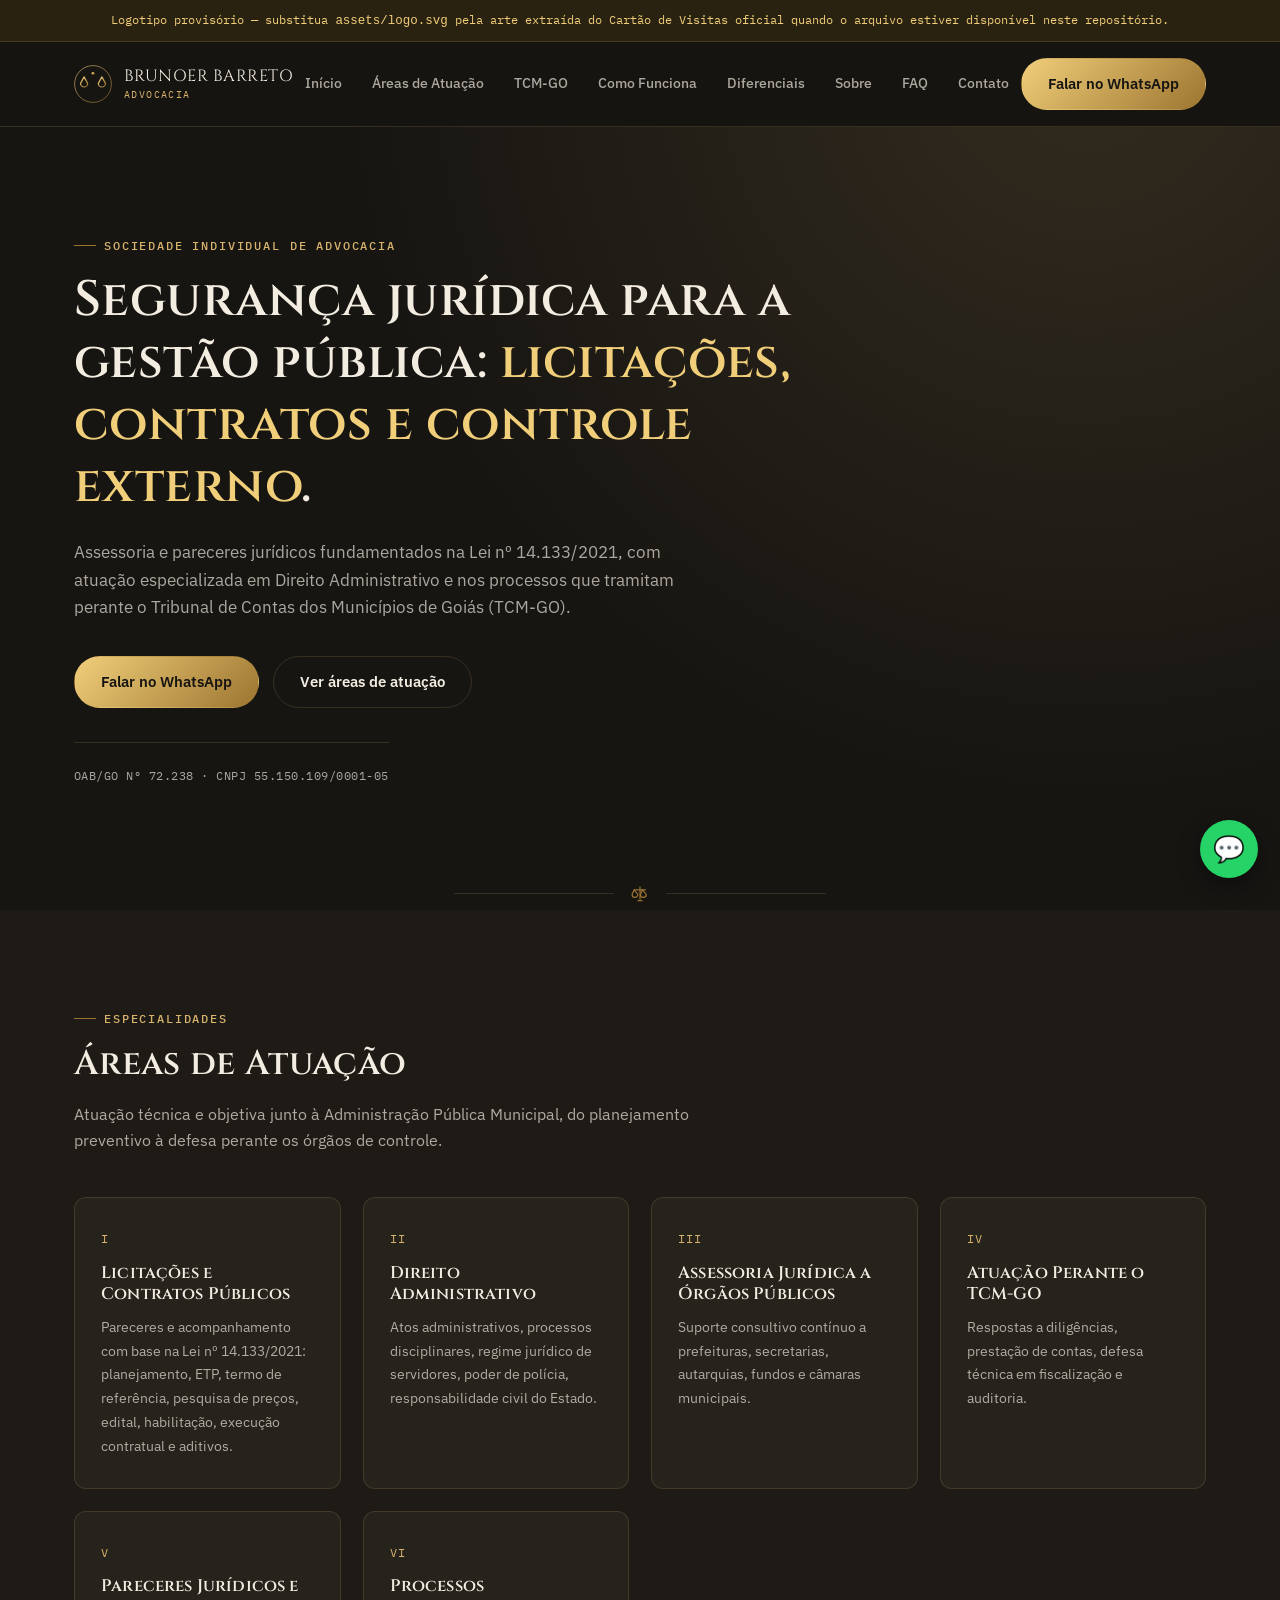
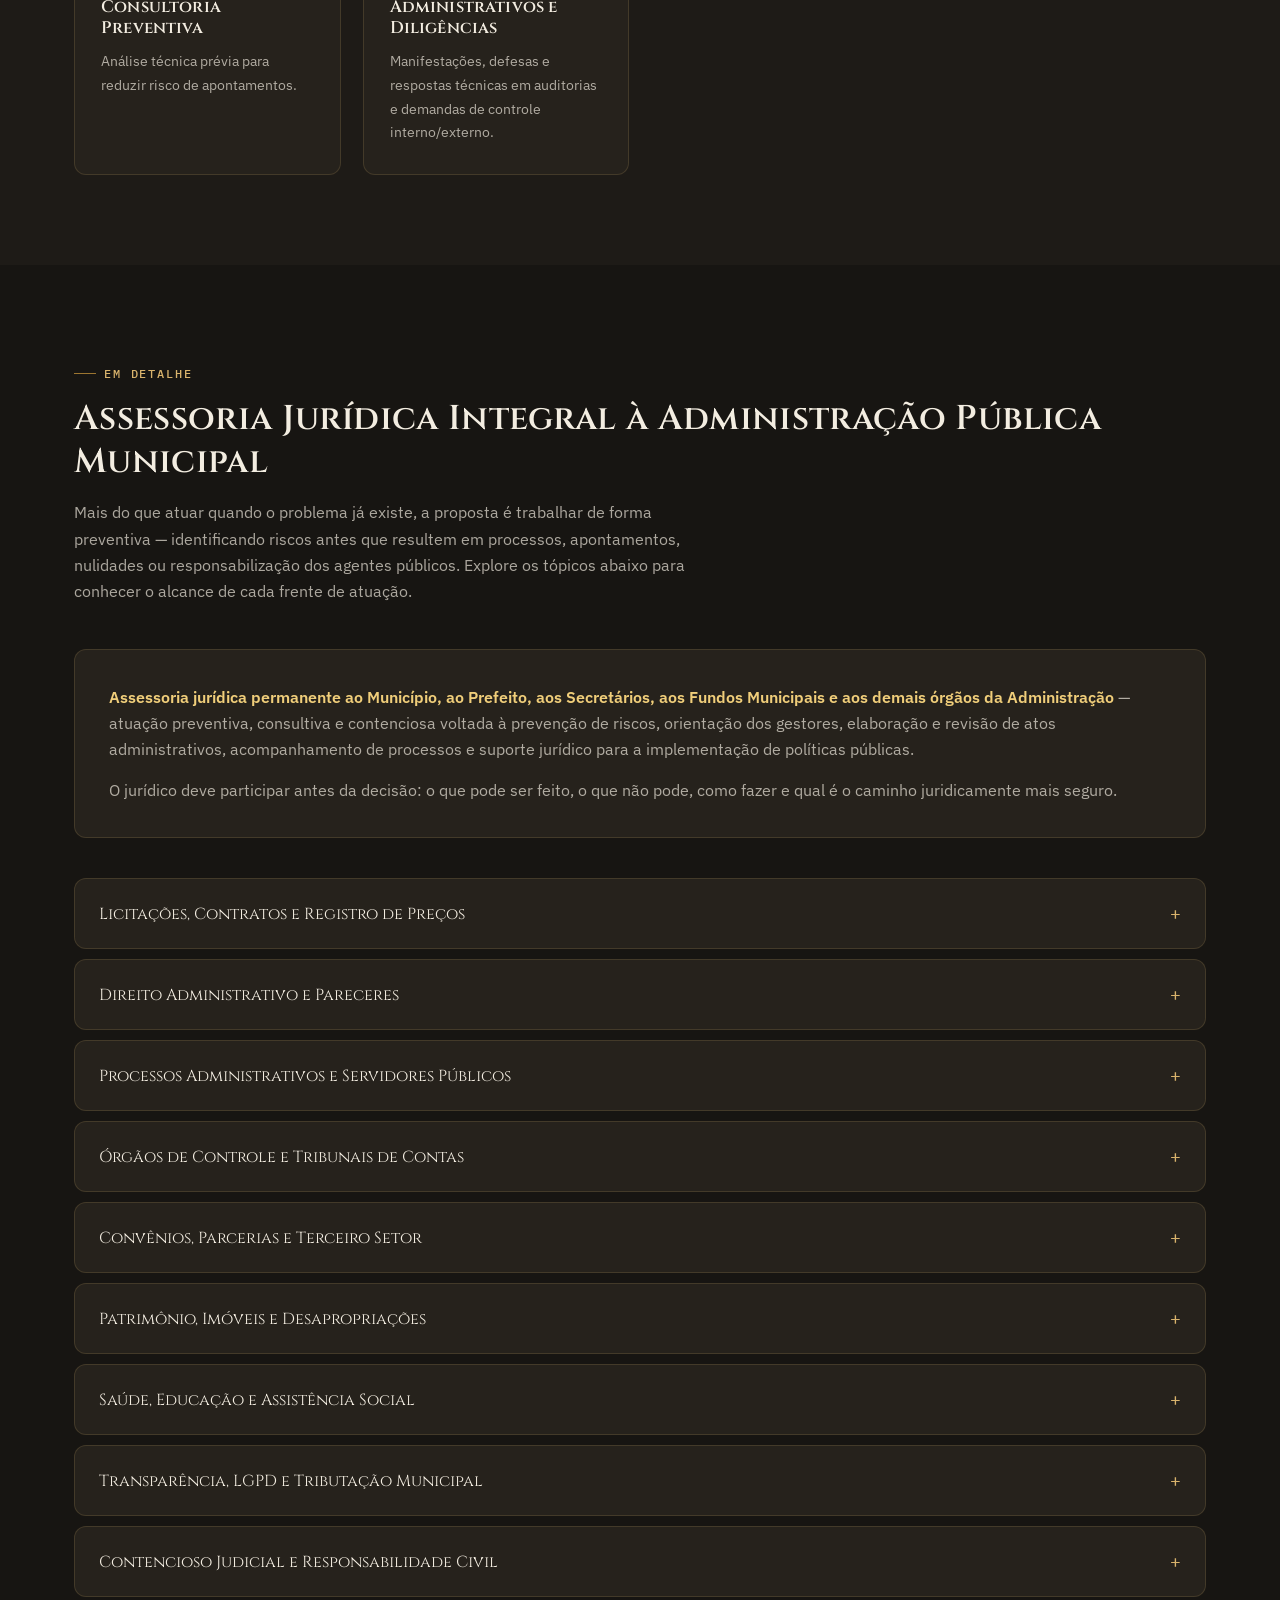
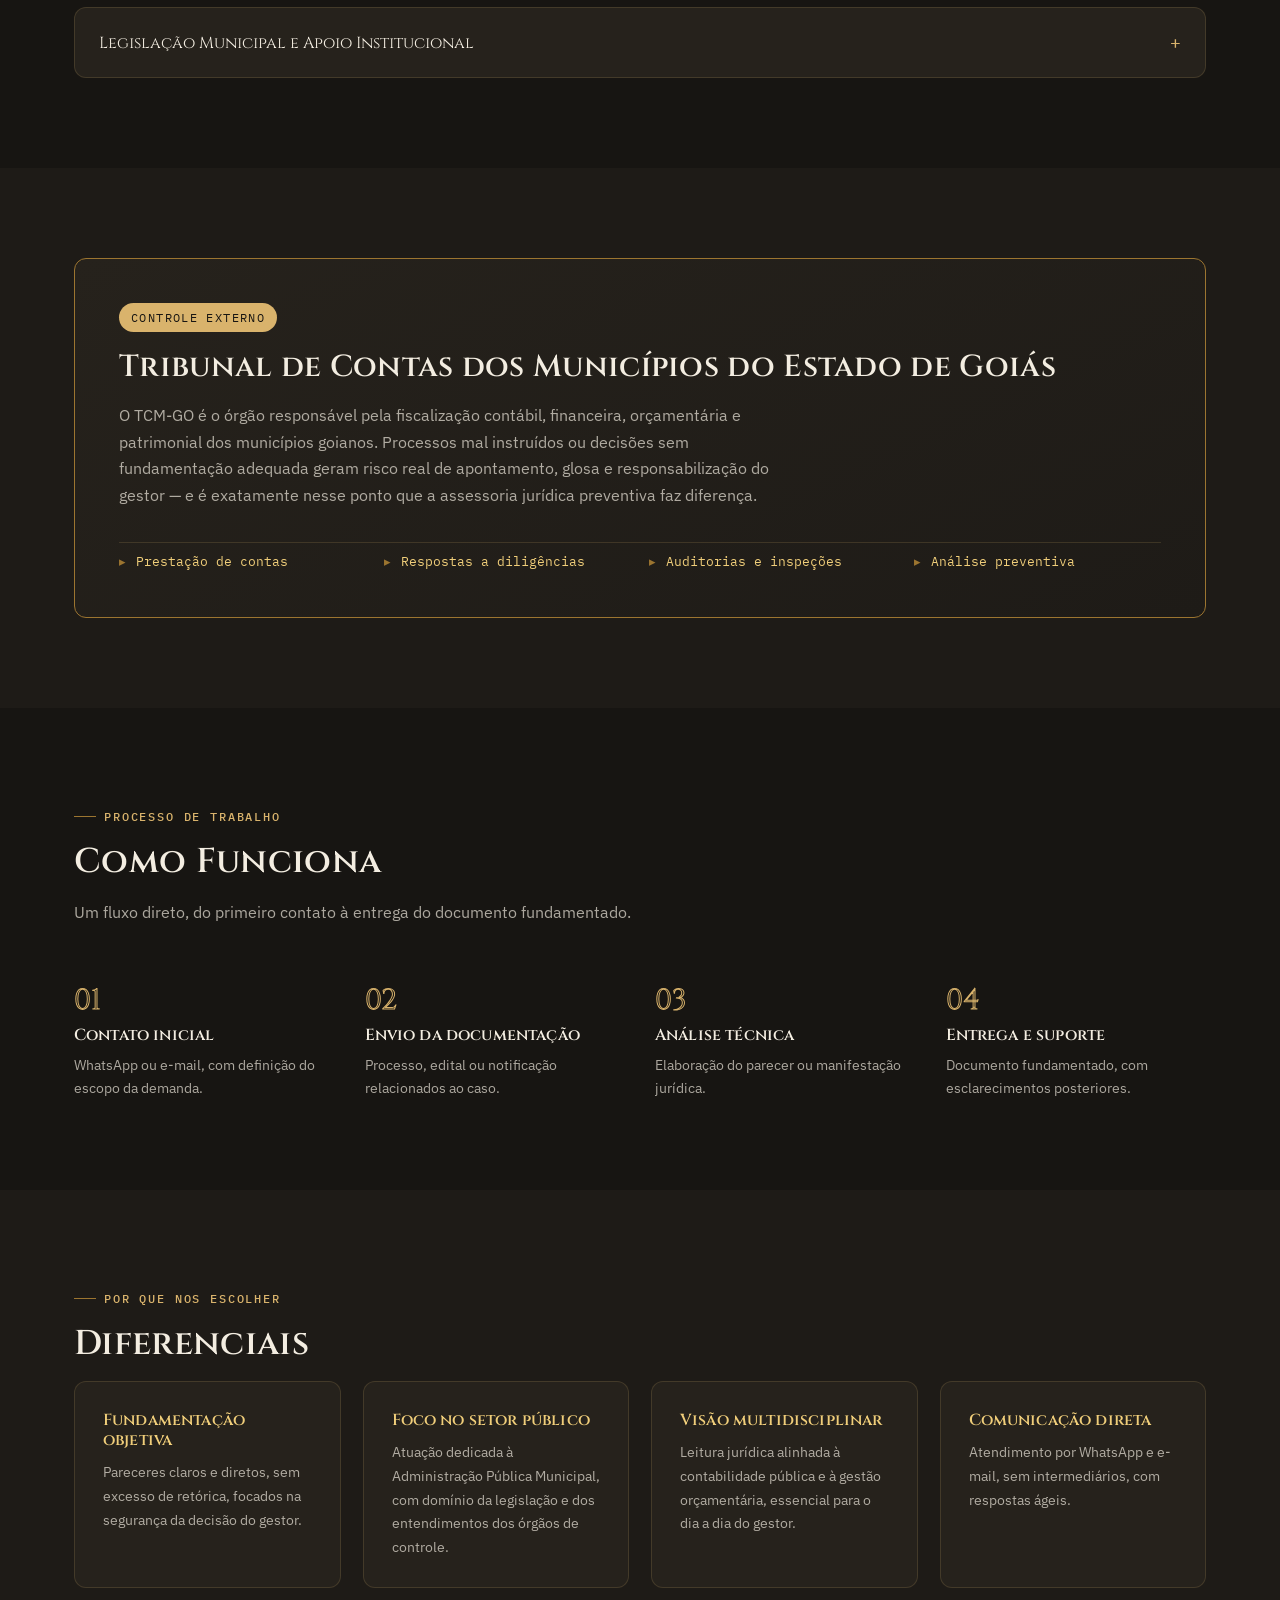
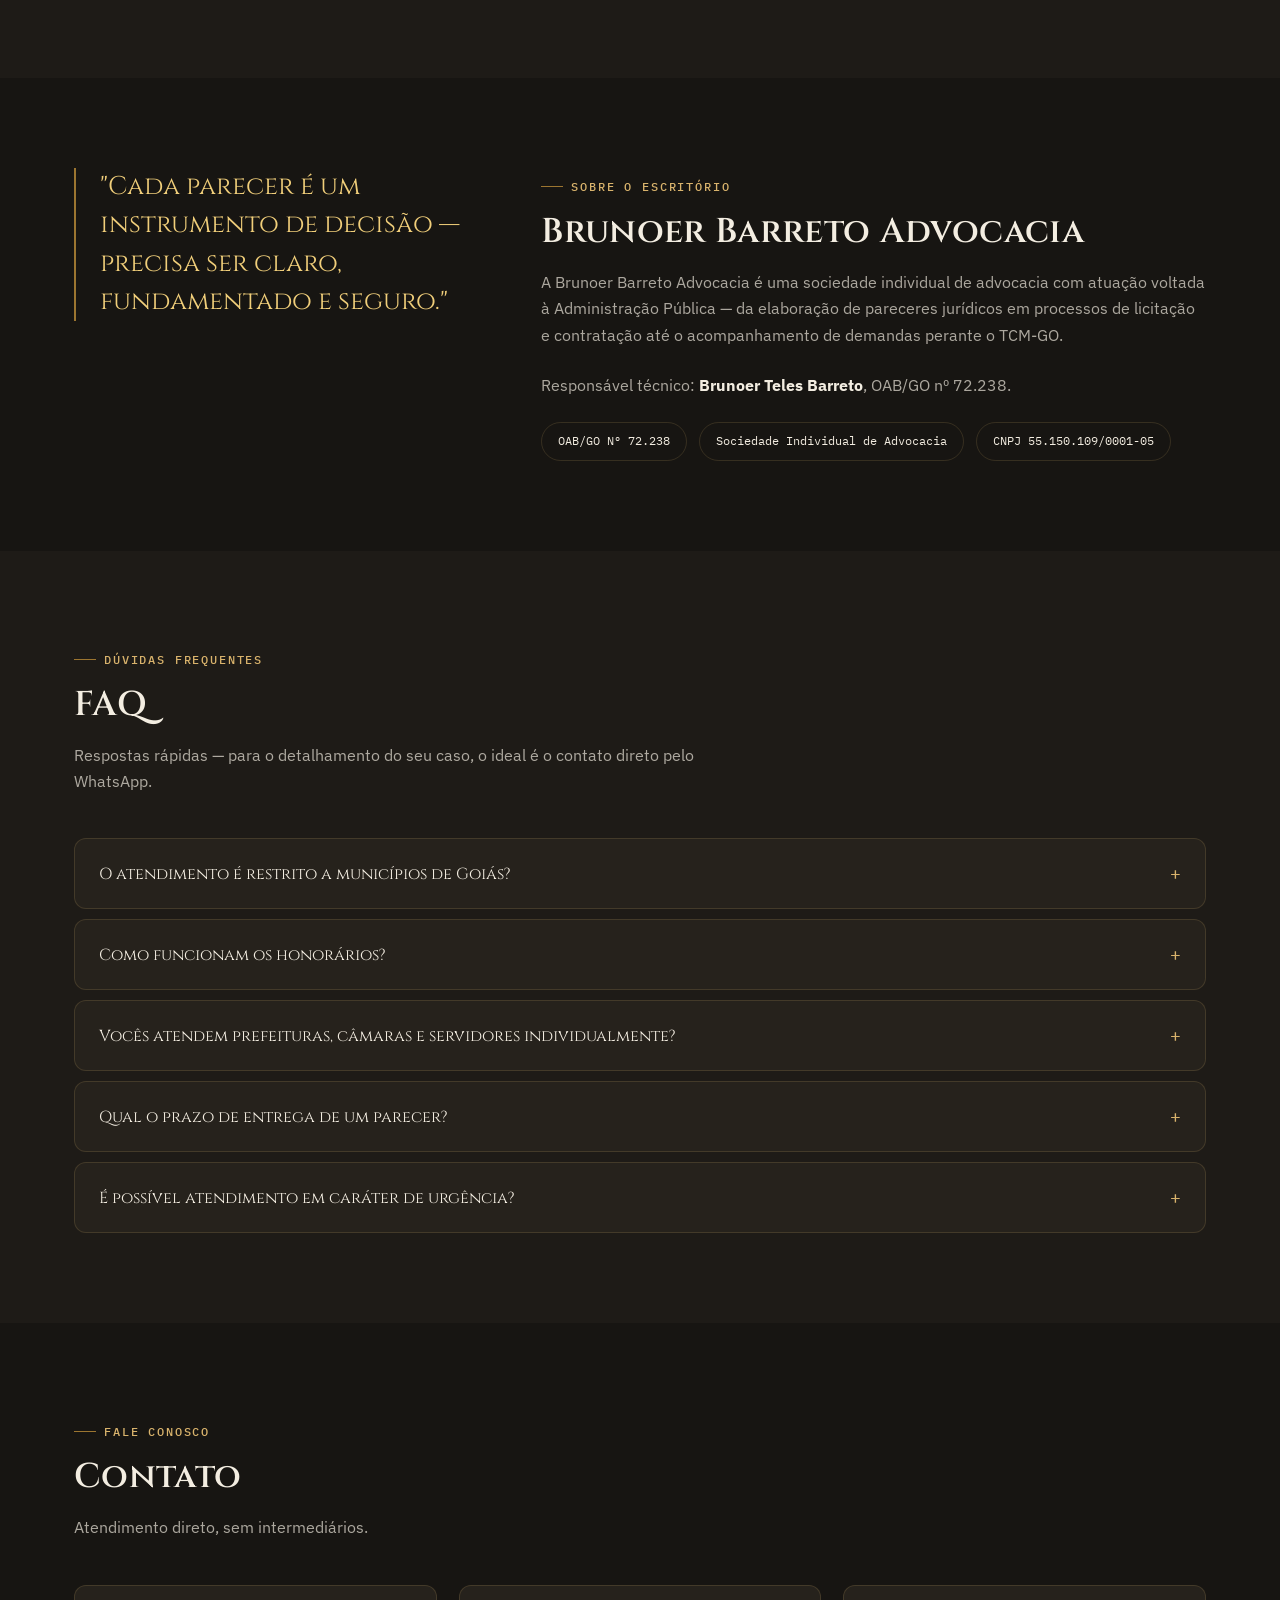
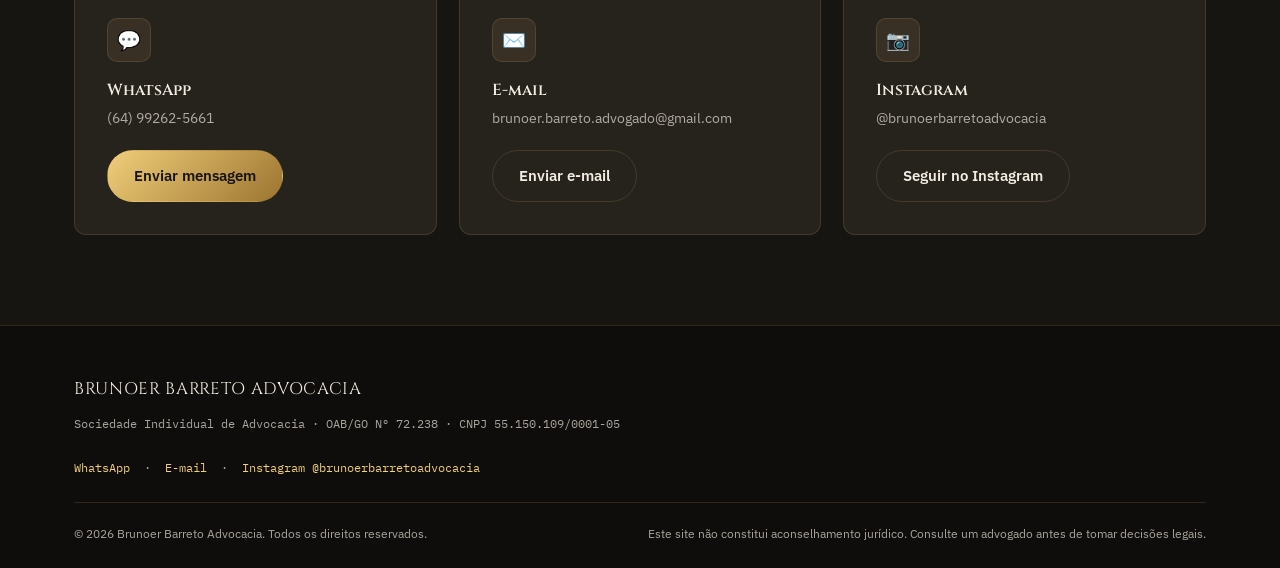
<file: index.html>
<!DOCTYPE html>
<html lang="pt-BR">
<head>
<meta charset="UTF-8">
<meta name="viewport" content="width=device-width, initial-scale=1.0">
<title>Brunoer Barreto Advocacia | Direito Administrativo e TCM-GO</title>
<meta name="description" content="Assessoria jurídica especializada em Direito Administrativo, licitações e contratos públicos (Lei nº 14.133/2021) e atuação perante o Tribunal de Contas dos Municípios de Goiás (TCM-GO). OAB/GO nº 72.238.">
<meta name="robots" content="index, follow">
<link rel="canonical" href="https://brunoerbarreto.github.io/turbo-carnival/">

<meta property="og:type" content="website">
<meta property="og:title" content="Brunoer Barreto Advocacia">
<meta property="og:description" content="Assessoria jurídica integral à Administração Pública Municipal: licitações, contratos, pareceres e atuação perante o TCM-GO.">
<meta property="og:image" content="assets/logo.svg">
<meta property="og:locale" content="pt_BR">

<link rel="icon" type="image/svg+xml" href="assets/logo.svg">
<link rel="preconnect" href="https://fonts.googleapis.com">
<link rel="preconnect" href="https://fonts.gstatic.com" crossorigin>
<link href="https://fonts.googleapis.com/css2?family=Cinzel:wght@500;600;700&family=IBM+Plex+Sans:wght@400;500;600;700&family=IBM+Plex+Mono:wght@400;500&display=swap" rel="stylesheet">
<link rel="stylesheet" href="style.css">

<script type="application/ld+json">
{
  "@context": "https://schema.org",
  "@type": "LegalService",
  "name": "Brunoer Barreto Advocacia",
  "legalName": "Brunoer Barreto Sociedade Individual de Advocacia",
  "image": "assets/logo.svg",
  "telephone": "+55 64 99262-5661",
  "email": "brunoer.barreto.advogado@gmail.com",
  "taxID": "55.150.109/0001-05",
  "founder": {
    "@type": "Person",
    "name": "Brunoer Teles Barreto",
    "jobTitle": "Advogado — OAB/GO nº 72.238"
  },
  "areaServed": "GO",
  "priceRange": "Honorários definidos conforme escopo do serviço",
  "sameAs": ["https://www.instagram.com/brunoerbarretoadvocacia/"]
}
</script>
</head>
<body>

<div class="aviso-placeholder">
  Logotipo provisório — substitua <code>assets/logo.svg</code> pela arte extraída do Cartão de Visitas oficial quando o arquivo estiver disponível neste repositório.
</div>

<header class="topo">
  <div class="container">
    <a href="#topo" class="marca">
      <img src="assets/logo.svg" alt="Símbolo Brunoer Barreto Advocacia">
      <span class="marca-nome">BRUNOER BARRETO<small>Advocacia</small></span>
    </a>

    <nav class="nav-desktop" aria-label="Menu principal">
      <a href="#topo">Início</a>
      <a href="#areas">Áreas de Atuação</a>
      <a href="#tcm">TCM-GO</a>
      <a href="#funciona">Como Funciona</a>
      <a href="#diferenciais">Diferenciais</a>
      <a href="#sobre">Sobre</a>
      <a href="#faq">FAQ</a>
      <a href="#contato">Contato</a>
    </nav>

    <div class="topo-acoes">
      <a class="btn btn-primary" href="https://wa.me/5564992625661?text=Ol%C3%A1%2C%20gostaria%20de%20falar%20sobre%20assessoria%20jur%C3%ADdica" target="_blank" rel="noopener">Falar no WhatsApp</a>
      <button class="menu-toggle" aria-label="Abrir menu" aria-expanded="false">☰</button>
    </div>
  </div>

  <nav class="nav-mobile" aria-label="Menu mobile">
    <a href="#topo">Início</a>
    <a href="#areas">Áreas de Atuação</a>
    <a href="#tcm">TCM-GO</a>
    <a href="#funciona">Como Funciona</a>
    <a href="#diferenciais">Diferenciais</a>
    <a href="#sobre">Sobre</a>
    <a href="#faq">FAQ</a>
    <a href="#contato">Contato</a>
  </nav>
</header>

<main id="topo">

  <!-- HERO -->
  <section class="hero">
    <div class="container">
      <div class="hero-conteudo">
        <span class="eyebrow">Sociedade Individual de Advocacia</span>
        <h1>Segurança jurídica para a gestão pública: <em>licitações, contratos e controle externo</em>.</h1>
        <p>Assessoria e pareceres jurídicos fundamentados na Lei nº 14.133/2021, com atuação especializada em Direito Administrativo e nos processos que tramitam perante o Tribunal de Contas dos Municípios de Goiás (TCM-GO).</p>
        <div class="hero-acoes">
          <a class="btn btn-primary" href="https://wa.me/5564992625661" target="_blank" rel="noopener">Falar no WhatsApp</a>
          <a class="btn btn-ghost" href="#areas">Ver áreas de atuação</a>
        </div>
        <span class="confianca">OAB/GO Nº 72.238 · CNPJ 55.150.109/0001-05</span>
      </div>
    </div>
  </section>

  <div class="divisor" aria-hidden="true">
    <svg viewBox="0 0 24 24" fill="none" stroke="currentColor" stroke-width="1.4"><line x1="12" y1="3" x2="12" y2="19"/><line x1="5" y1="7" x2="19" y2="7"/><path d="M5 7 L2.5 12.5 A3.5 3.5 0 0 0 9.5 12.5 Z"/><path d="M19 7 L16.5 12.5 A3.5 3.5 0 0 0 23.5 12.5 Z" transform="translate(-4,0)"/><line x1="9" y1="20" x2="15" y2="20"/></svg>
  </div>

  <!-- ÁREAS DE ATUAÇÃO -->
  <section class="areas" id="areas">
    <div class="container">
      <span class="eyebrow">Especialidades</span>
      <h2 class="section-title">Áreas de Atuação</h2>
      <p class="section-lead">Atuação técnica e objetiva junto à Administração Pública Municipal, do planejamento preventivo à defesa perante os órgãos de controle.</p>
      <div class="areas-grid">
        <article class="area-card">
          <span class="area-numero">I</span>
          <h3>Licitações e Contratos Públicos</h3>
          <p>Pareceres e acompanhamento com base na Lei nº 14.133/2021: planejamento, ETP, termo de referência, pesquisa de preços, edital, habilitação, execução contratual e aditivos.</p>
        </article>
        <article class="area-card">
          <span class="area-numero">II</span>
          <h3>Direito Administrativo</h3>
          <p>Atos administrativos, processos disciplinares, regime jurídico de servidores, poder de polícia, responsabilidade civil do Estado.</p>
        </article>
        <article class="area-card">
          <span class="area-numero">III</span>
          <h3>Assessoria Jurídica a Órgãos Públicos</h3>
          <p>Suporte consultivo contínuo a prefeituras, secretarias, autarquias, fundos e câmaras municipais.</p>
        </article>
        <article class="area-card">
          <span class="area-numero">IV</span>
          <h3>Atuação Perante o TCM-GO</h3>
          <p>Respostas a diligências, prestação de contas, defesa técnica em fiscalização e auditoria.</p>
        </article>
        <article class="area-card">
          <span class="area-numero">V</span>
          <h3>Pareceres Jurídicos e Consultoria Preventiva</h3>
          <p>Análise técnica prévia para reduzir risco de apontamentos.</p>
        </article>
        <article class="area-card">
          <span class="area-numero">VI</span>
          <h3>Processos Administrativos e Diligências</h3>
          <p>Manifestações, defesas e respostas técnicas em auditorias e demandas de controle interno/externo.</p>
        </article>
      </div>
    </div>
  </section>

  <!-- ASSESSORIA JURÍDICA INTEGRAL (detalhamento) -->
  <section class="integral" id="integral">
    <div class="container">
      <span class="eyebrow">Em detalhe</span>
      <h2 class="section-title">Assessoria Jurídica Integral à Administração Pública Municipal</h2>
      <p class="section-lead">Mais do que atuar quando o problema já existe, a proposta é trabalhar de forma preventiva — identificando riscos antes que resultem em processos, apontamentos, nulidades ou responsabilização dos agentes públicos. Explore os tópicos abaixo para conhecer o alcance de cada frente de atuação.</p>

      <div class="integral-intro">
        <p><strong>Assessoria jurídica permanente ao Município, ao Prefeito, aos Secretários, aos Fundos Municipais e aos demais órgãos da Administração</strong> — atuação preventiva, consultiva e contenciosa voltada à prevenção de riscos, orientação dos gestores, elaboração e revisão de atos administrativos, acompanhamento de processos e suporte jurídico para a implementação de políticas públicas.</p>
        <p>O jurídico deve participar antes da decisão: o que pode ser feito, o que não pode, como fazer e qual é o caminho juridicamente mais seguro.</p>
      </div>

      <div class="acordeao">
        <details class="acordeao-item">
          <summary>Licitações, Contratos e Registro de Preços <span class="sinal">+</span></summary>
          <div class="acordeao-corpo">
            <p>Assessoria completa nos procedimentos de contratação pública, da fase preparatória à execução contratual, com base na Lei nº 14.133/2021.</p>
            <div class="tag-lista">
              <span>Dispensa e inexigibilidade</span><span>Pregão e concorrência</span><span>Sistema de Registro de Preços</span><span>ETP e Termo de Referência</span><span>Edital e minuta contratual</span><span>Habilitação e julgamento</span><span>Termos aditivos e apostilamentos</span><span>Reequilíbrio econômico-financeiro</span><span>Sanções e recursos administrativos</span><span>Fiscalização e gestão contratual</span>
            </div>
          </div>
        </details>

        <details class="acordeao-item">
          <summary>Direito Administrativo e Pareceres <span class="sinal">+</span></summary>
          <div class="acordeao-corpo">
            <p>Elaboração de pareceres, notas técnicas e manifestações que orientam a interpretação e aplicação da legislação pelos gestores.</p>
            <div class="tag-lista">
              <span>Pareceres jurídicos</span><span>Notas técnicas</span><span>Análises de legalidade</span><span>Interpretação de legislação federal, estadual e municipal</span><span>Análise de jurisprudência</span><span>Entendimentos dos Tribunais de Contas</span><span>Respostas a consultas dos gestores</span>
            </div>
          </div>
        </details>

        <details class="acordeao-item">
          <summary>Processos Administrativos e Servidores Públicos <span class="sinal">+</span></summary>
          <div class="acordeao-corpo">
            <p>Condução de processos administrativos e orientação sobre o regime jurídico do funcionalismo municipal.</p>
            <div class="tag-lista">
              <span>Processos administrativos disciplinares</span><span>Sindicâncias</span><span>Contraditório e ampla defesa</span><span>Nomeação e posse</span><span>Estágio probatório</span><span>Progressão e promoção</span><span>Licenças e afastamentos</span><span>Acumulação de cargos</span><span>Planos de carreira</span>
            </div>
          </div>
        </details>

        <details class="acordeao-item">
          <summary>Órgãos de Controle e Tribunais de Contas <span class="sinal">+</span></summary>
          <div class="acordeao-corpo">
            <p>Suporte técnico na relação institucional do Município com os órgãos de fiscalização e controle.</p>
            <div class="tag-lista">
              <span>TCM-GO</span><span>Ministério Público de Contas</span><span>Diligências e notificações</span><span>Prestação de contas</span><span>Auditorias e inspeções</span><span>Recursos e pedidos de reconsideração</span><span>Respostas a apontamentos</span>
            </div>
          </div>
        </details>

        <details class="acordeao-item">
          <summary>Convênios, Parcerias e Terceiro Setor <span class="sinal">+</span></summary>
          <div class="acordeao-corpo">
            <p>Estruturação jurídica de convênios e parcerias entre o Município e organizações da sociedade civil.</p>
            <div class="tag-lista">
              <span>Lei nº 13.019/2014</span><span>Termos de colaboração e fomento</span><span>Chamamento público</span><span>Prestação de contas</span><span>Monitoramento e sanções</span><span>Encerramento de parcerias</span>
            </div>
          </div>
        </details>

        <details class="acordeao-item">
          <summary>Patrimônio, Imóveis e Desapropriações <span class="sinal">+</span></summary>
          <div class="acordeao-corpo">
            <p>Gestão jurídica dos bens públicos municipais e regularização fundiária.</p>
            <div class="tag-lista">
              <span>Aquisição e alienação</span><span>Cessão e concessão de uso</span><span>Regularização de imóveis</span><span>Desapropriações</span><span>Recuperação de patrimônio público</span>
            </div>
          </div>
        </details>

        <details class="acordeao-item">
          <summary>Saúde, Educação e Assistência Social <span class="sinal">+</span></summary>
          <div class="acordeao-corpo">
            <p>Assessoria jurídica setorial para as políticas públicas municipais.</p>
            <div class="tag-lista">
              <span>Contratações e credenciamento na saúde</span><span>Judicialização da saúde</span><span>FUNDEB e rede de ensino</span><span>Transporte escolar</span><span>Fundos e conselhos municipais</span><span>Programas de assistência social</span>
            </div>
          </div>
        </details>

        <details class="acordeao-item">
          <summary>Transparência, LGPD e Tributação Municipal <span class="sinal">+</span></summary>
          <div class="acordeao-corpo">
            <p>Adequação da Administração às obrigações de transparência, proteção de dados e legislação tributária.</p>
            <div class="tag-lista">
              <span>Lei de Acesso à Informação</span><span>LGPD na Administração</span><span>IPTU, ISS e ITBI</span><span>Dívida ativa</span><span>Execução fiscal</span><span>Código Tributário Municipal</span>
            </div>
          </div>
        </details>

        <details class="acordeao-item">
          <summary>Contencioso Judicial e Responsabilidade Civil <span class="sinal">+</span></summary>
          <div class="acordeao-corpo">
            <p>Defesa dos interesses do Município em juízo e em demandas de responsabilidade civil, conforme a contratação e a estrutura jurídica definida pela Administração.</p>
            <div class="tag-lista">
              <span>Mandados de segurança</span><span>Ações civis públicas</span><span>Ações indenizatórias</span><span>Responsabilidade por serviços públicos</span><span>Recuperação de créditos municipais</span>
            </div>
          </div>
        </details>

        <details class="acordeao-item">
          <summary>Legislação Municipal e Apoio Institucional <span class="sinal">+</span></summary>
          <div class="acordeao-corpo">
            <p>Auxílio na elaboração normativa e na relação entre os Poderes Executivo e Legislativo.</p>
            <div class="tag-lista">
              <span>Projetos de lei e decretos</span><span>Apoio direto ao Prefeito</span><span>Relação com a Câmara Municipal</span><span>Controle interno e governança</span><span>Padronização de procedimentos</span>
            </div>
          </div>
        </details>
      </div>
    </div>
  </section>

  <!-- TCM-GO -->
  <section class="tcm" id="tcm">
    <div class="container">
      <div class="tcm-painel">
        <div>
          <span class="tcm-tag">Controle Externo</span>
          <h2>Tribunal de Contas dos Municípios do Estado de Goiás</h2>
          <p>O TCM-GO é o órgão responsável pela fiscalização contábil, financeira, orçamentária e patrimonial dos municípios goianos. Processos mal instruídos ou decisões sem fundamentação adequada geram risco real de apontamento, glosa e responsabilização do gestor — e é exatamente nesse ponto que a assessoria jurídica preventiva faz diferença.</p>
        </div>
        <div class="tcm-itens">
          <div>Prestação de contas</div>
          <div>Respostas a diligências</div>
          <div>Auditorias e inspeções</div>
          <div>Análise preventiva</div>
        </div>
      </div>
    </div>
  </section>

  <!-- COMO FUNCIONA -->
  <section class="funciona" id="funciona">
    <div class="container">
      <span class="eyebrow">Processo de trabalho</span>
      <h2 class="section-title">Como Funciona</h2>
      <p class="section-lead">Um fluxo direto, do primeiro contato à entrega do documento fundamentado.</p>
      <div class="funciona-grid">
        <div class="funciona-item">
          <span class="funciona-numero">01</span>
          <h3>Contato inicial</h3>
          <p>WhatsApp ou e-mail, com definição do escopo da demanda.</p>
        </div>
        <div class="funciona-item">
          <span class="funciona-numero">02</span>
          <h3>Envio da documentação</h3>
          <p>Processo, edital ou notificação relacionados ao caso.</p>
        </div>
        <div class="funciona-item">
          <span class="funciona-numero">03</span>
          <h3>Análise técnica</h3>
          <p>Elaboração do parecer ou manifestação jurídica.</p>
        </div>
        <div class="funciona-item">
          <span class="funciona-numero">04</span>
          <h3>Entrega e suporte</h3>
          <p>Documento fundamentado, com esclarecimentos posteriores.</p>
        </div>
      </div>
    </div>
  </section>

  <!-- DIFERENCIAIS -->
  <section class="diferenciais" id="diferenciais">
    <div class="container">
      <span class="eyebrow">Por que nos escolher</span>
      <h2 class="section-title">Diferenciais</h2>
      <div class="dif-grid">
        <div class="dif-card">
          <h3>Fundamentação objetiva</h3>
          <p>Pareceres claros e diretos, sem excesso de retórica, focados na segurança da decisão do gestor.</p>
        </div>
        <div class="dif-card">
          <h3>Foco no setor público</h3>
          <p>Atuação dedicada à Administração Pública Municipal, com domínio da legislação e dos entendimentos dos órgãos de controle.</p>
        </div>
        <div class="dif-card">
          <h3>Visão multidisciplinar</h3>
          <p>Leitura jurídica alinhada à contabilidade pública e à gestão orçamentária, essencial para o dia a dia do gestor.</p>
        </div>
        <div class="dif-card">
          <h3>Comunicação direta</h3>
          <p>Atendimento por WhatsApp e e-mail, sem intermediários, com respostas ágeis.</p>
        </div>
      </div>
    </div>
  </section>

  <!-- SOBRE -->
  <section class="sobre" id="sobre">
    <div class="container sobre-grid">
      <blockquote class="sobre-citacao">
        "Cada parecer é um instrumento de decisão — precisa ser claro, fundamentado e seguro."
      </blockquote>
      <div class="sobre-texto">
        <span class="eyebrow">Sobre o escritório</span>
        <h2 class="section-title">Brunoer Barreto Advocacia</h2>
        <p>A Brunoer Barreto Advocacia é uma sociedade individual de advocacia com atuação voltada à Administração Pública — da elaboração de pareceres jurídicos em processos de licitação e contratação até o acompanhamento de demandas perante o TCM-GO.</p>
        <p>Responsável técnico: <strong style="color:var(--cream)">Brunoer Teles Barreto</strong>, OAB/GO nº 72.238.</p>
        <div class="selos">
          <span>OAB/GO Nº 72.238</span>
          <span>Sociedade Individual de Advocacia</span>
          <span>CNPJ 55.150.109/0001-05</span>
        </div>
      </div>
    </div>
  </section>

  <!-- FAQ -->
  <section class="faq" id="faq">
    <div class="container">
      <span class="eyebrow">Dúvidas frequentes</span>
      <h2 class="section-title">FAQ</h2>
      <p class="section-lead">Respostas rápidas — para o detalhamento do seu caso, o ideal é o contato direto pelo WhatsApp.</p>
      <div class="acordeao">
        <details class="acordeao-item">
          <summary>O atendimento é restrito a municípios de Goiás? <span class="sinal">+</span></summary>
          <div class="acordeao-corpo">
            <p>A atuação é voltada, principalmente, aos municípios goianos, dada a especialização na legislação estadual e nos entendimentos do TCM-GO. Demandas de Administração Pública em outros estados podem ser avaliadas caso a caso — entre em contato para verificar a viabilidade.</p>
          </div>
        </details>
        <details class="acordeao-item">
          <summary>Como funcionam os honorários? <span class="sinal">+</span></summary>
          <div class="acordeao-corpo">
            <p>Os honorários são definidos conforme a complexidade e o escopo do serviço solicitado, sempre apresentados de forma clara antes do início dos trabalhos.</p>
          </div>
        </details>
        <details class="acordeao-item">
          <summary>Vocês atendem prefeituras, câmaras e servidores individualmente? <span class="sinal">+</span></summary>
          <div class="acordeao-corpo">
            <p>Sim. O escritório presta assessoria diretamente a prefeituras, secretarias, fundos e câmaras municipais, além de atender servidores públicos em demandas específicas relacionadas ao exercício do cargo.</p>
          </div>
        </details>
        <details class="acordeao-item">
          <summary>Qual o prazo de entrega de um parecer? <span class="sinal">+</span></summary>
          <div class="acordeao-corpo">
            <p>O prazo varia conforme a complexidade e a urgência do caso, sendo definido já no primeiro contato — inclusive quando há prazo processual ou de diligência a cumprir.</p>
          </div>
        </details>
        <details class="acordeao-item">
          <summary>É possível atendimento em caráter de urgência? <span class="sinal">+</span></summary>
          <div class="acordeao-corpo">
            <p>Sim. Diligências e prazos urgentes podem ser priorizados — basta sinalizar a urgência no primeiro contato via WhatsApp.</p>
          </div>
        </details>
      </div>
    </div>
  </section>

  <!-- CONTATO -->
  <section class="contato" id="contato">
    <div class="container">
      <span class="eyebrow">Fale conosco</span>
      <h2 class="section-title">Contato</h2>
      <p class="section-lead">Atendimento direto, sem intermediários.</p>
      <div class="contato-grid">
        <div class="contato-card">
          <div class="icone" aria-hidden="true">💬</div>
          <h3>WhatsApp</h3>
          <p>(64) 99262-5661</p>
          <a class="btn btn-primary" href="https://wa.me/5564992625661" target="_blank" rel="noopener">Enviar mensagem</a>
        </div>
        <div class="contato-card">
          <div class="icone" aria-hidden="true">✉️</div>
          <h3>E-mail</h3>
          <p>brunoer.barreto.advogado@gmail.com</p>
          <a class="btn btn-ghost" href="mailto:brunoer.barreto.advogado@gmail.com">Enviar e-mail</a>
        </div>
        <div class="contato-card">
          <div class="icone" aria-hidden="true">📷</div>
          <h3>Instagram</h3>
          <p>@brunoerbarretoadvocacia</p>
          <a class="btn btn-ghost" href="https://www.instagram.com/brunoerbarretoadvocacia/" target="_blank" rel="noopener">Seguir no Instagram</a>
        </div>
      </div>
    </div>
  </section>

</main>

<a class="whatsapp-flutuante" href="https://wa.me/5564992625661?text=Ol%C3%A1%2C%20vim%20pelo%20site%20e%20gostaria%20de%20mais%20informa%C3%A7%C3%B5es" target="_blank" rel="noopener" aria-label="Falar no WhatsApp">💬</a>

<footer class="rodape">
  <div class="container">
    <div class="rodape-marca">BRUNOER BARRETO ADVOCACIA</div>
    <div class="rodape-linha">Sociedade Individual de Advocacia · OAB/GO Nº 72.238 · CNPJ 55.150.109/0001-05</div>
    <div class="rodape-linha">
      <a href="https://wa.me/5564992625661" target="_blank" rel="noopener" style="color:var(--gold-light)">WhatsApp</a>
      &nbsp;·&nbsp;
      <a href="mailto:brunoer.barreto.advogado@gmail.com" style="color:var(--gold-light)">E-mail</a>
      &nbsp;·&nbsp;
      <a href="https://www.instagram.com/brunoerbarretoadvocacia/" target="_blank" rel="noopener" style="color:var(--gold-light)">Instagram @brunoerbarretoadvocacia</a>
    </div>
    <div class="rodape-baixo">
      <span>© <span id="ano-atual">2026</span> Brunoer Barreto Advocacia. Todos os direitos reservados.</span>
      <span>Este site não constitui aconselhamento jurídico. Consulte um advogado antes de tomar decisões legais.</span>
    </div>
  </div>
</footer>

<script src="script.js"></script>
</body>
</html>
</file>
<file: style.css>
/* =========================================================
   Brunoer Barreto Advocacia — folha de estilos
   Paleta: grafite/preto quente + dourado
   Tipografia: Cinzel (títulos) · IBM Plex Sans (corpo) · IBM Plex Mono (dados)
   ========================================================= */

:root {
  --bg: #171512;
  --bg-alt: #1E1B17;
  --bg-card: #26221C;
  --gold: #D9B36C;
  --gold-light: #F0CE7A;
  --gold-deep: #9C7530;
  --cream: #F3EDE1;
  --cream-dim: rgba(243, 237, 225, 0.68);
  --line: rgba(217, 179, 108, 0.16);
  --raio: 12px;
  --sombra: 0 16px 40px rgba(0, 0, 0, 0.35);
  --fonte-titulo: "Cinzel", Georgia, serif;
  --fonte-corpo: "IBM Plex Sans", -apple-system, "Segoe UI", sans-serif;
  --fonte-mono: "IBM Plex Mono", "Courier New", monospace;
}

* { box-sizing: border-box; margin: 0; padding: 0; }

html { scroll-behavior: smooth; }

@media (prefers-reduced-motion: reduce) {
  html { scroll-behavior: auto; }
  * { animation-duration: 0.01ms !important; transition-duration: 0.01ms !important; scroll-behavior: auto !important; }
}

body {
  font-family: var(--fonte-corpo);
  color: var(--cream);
  background: var(--bg);
  line-height: 1.65;
}

img, svg { max-width: 100%; display: block; }
a { color: inherit; text-decoration: none; }

.container {
  width: 100%;
  max-width: 1180px;
  margin: 0 auto;
  padding: 0 24px;
}

h1, h2, h3 { font-family: var(--fonte-titulo); font-weight: 600; line-height: 1.25; letter-spacing: 0.01em; }

.eyebrow {
  display: inline-flex;
  align-items: center;
  gap: 8px;
  font-family: var(--fonte-mono);
  font-size: 0.72rem;
  letter-spacing: 0.16em;
  text-transform: uppercase;
  color: var(--gold);
  font-weight: 500;
  margin-bottom: 14px;
}
.eyebrow::before {
  content: "";
  width: 22px;
  height: 1px;
  background: var(--gold-deep);
  display: inline-block;
}

.section-title {
  font-size: clamp(1.6rem, 3vw, 2.15rem);
  color: var(--cream);
  margin-bottom: 16px;
}

.section-lead {
  color: var(--cream-dim);
  max-width: 640px;
  margin-bottom: 44px;
}

/* ---------- divisor com balança ---------- */
.divisor {
  display: flex;
  align-items: center;
  justify-content: center;
  gap: 16px;
  padding: 6px 0;
  color: var(--gold-deep);
}
.divisor::before, .divisor::after {
  content: "";
  height: 1px;
  flex: 1;
  max-width: 160px;
  background: var(--line);
}
.divisor svg { width: 20px; height: 20px; flex-shrink: 0; }

/* ---------- botões ---------- */
.btn {
  display: inline-flex;
  align-items: center;
  gap: 8px;
  padding: 13px 26px;
  border-radius: 999px;
  font-weight: 600;
  font-size: 0.92rem;
  border: 1px solid transparent;
  cursor: pointer;
  transition: transform .15s ease, box-shadow .15s ease, background .15s ease, border-color .15s ease;
}
.btn:hover { transform: translateY(-2px); }

.btn-primary { background: linear-gradient(135deg, var(--gold-light), var(--gold-deep)); color: #171512; }
.btn-primary:hover { box-shadow: 0 10px 26px rgba(217, 179, 108, 0.25); }

.btn-ghost { border-color: var(--line); color: var(--cream); }
.btn-ghost:hover { border-color: var(--gold); color: var(--gold-light); }

/* ---------- aviso ---------- */
.aviso-placeholder {
  background: #2a2210;
  color: var(--gold-light);
  text-align: center;
  font-family: var(--fonte-mono);
  font-size: 0.78rem;
  padding: 9px 16px;
  border-bottom: 1px solid var(--line);
}

/* ---------- cabeçalho ---------- */
.topo {
  position: sticky;
  top: 0;
  z-index: 50;
  background: rgba(23, 21, 18, 0.92);
  backdrop-filter: blur(8px);
  border-bottom: 1px solid var(--line);
}

.topo .container {
  display: flex;
  align-items: center;
  justify-content: space-between;
  padding-top: 16px;
  padding-bottom: 16px;
}

.marca { display: flex; align-items: center; gap: 12px; color: var(--cream); }
.marca img { width: 38px; height: 38px; }

.marca-nome {
  font-family: var(--fonte-titulo);
  font-size: 1.02rem;
  letter-spacing: 0.03em;
  line-height: 1.15;
}
.marca-nome small {
  display: block;
  font-family: var(--fonte-mono);
  font-size: 0.62rem;
  letter-spacing: 0.14em;
  color: var(--gold);
  text-transform: uppercase;
  margin-top: 4px;
}

.nav-desktop { display: none; gap: 30px; align-items: center; }
.nav-desktop a { color: var(--cream-dim); font-size: 0.86rem; font-weight: 500; transition: color .15s ease; }
.nav-desktop a:hover { color: var(--gold-light); }

.topo-acoes { display: flex; align-items: center; gap: 14px; }

.menu-toggle {
  display: inline-flex;
  background: none;
  border: 1px solid var(--line);
  border-radius: 8px;
  padding: 8px 10px;
  color: var(--cream);
  cursor: pointer;
}

.nav-mobile { display: none; flex-direction: column; background: var(--bg-alt); padding: 8px 24px 20px; }
.nav-mobile.aberto { display: flex; }
.nav-mobile a { color: var(--cream-dim); padding: 12px 0; border-bottom: 1px solid var(--line); font-size: 0.92rem; }

@media (min-width: 900px) {
  .nav-desktop { display: flex; }
  .menu-toggle { display: none; }
}

/* ---------- hero ---------- */
.hero {
  background:
    radial-gradient(circle at 85% -10%, rgba(217,179,106,0.14) 0%, transparent 55%),
    var(--bg);
  padding: 100px 0 90px;
  position: relative;
}

.hero-conteudo { max-width: 720px; position: relative; z-index: 1; }

.hero h1 { font-size: clamp(2rem, 4.6vw, 3.1rem); margin-bottom: 22px; color: var(--cream); }
.hero h1 em { font-style: normal; color: var(--gold-light); }

.hero p { color: var(--cream-dim); max-width: 600px; margin-bottom: 34px; font-size: 1.05rem; }

.hero-acoes { display: flex; flex-wrap: wrap; gap: 14px; margin-bottom: 34px; }

.confianca {
  font-family: var(--fonte-mono);
  font-size: 0.78rem;
  letter-spacing: 0.04em;
  color: var(--cream-dim);
  border-top: 1px solid var(--line);
  padding-top: 22px;
  display: inline-block;
}

/* ---------- áreas de atuação (visão geral) ---------- */
.areas { padding: 90px 0; background: var(--bg-alt); }

.areas-grid {
  display: grid;
  grid-template-columns: repeat(auto-fit, minmax(260px, 1fr));
  gap: 22px;
}

.area-card {
  background: var(--bg-card);
  border: 1px solid var(--line);
  border-radius: var(--raio);
  padding: 30px 26px;
  transition: transform .15s ease, box-shadow .15s ease, border-color .15s ease;
}
.area-card:hover { transform: translateY(-4px); box-shadow: var(--sombra); border-color: var(--gold-deep); }

.area-numero {
  font-family: var(--fonte-mono);
  font-size: 0.78rem;
  color: var(--gold);
  letter-spacing: 0.1em;
  margin-bottom: 14px;
  display: block;
}

.area-card h3 { font-size: 1.05rem; color: var(--cream); margin-bottom: 10px; }
.area-card p { color: var(--cream-dim); font-size: 0.9rem; }

/* ---------- assessoria integral (accordion detalhado) ---------- */
.integral { padding: 90px 0; }

.integral-intro {
  background: var(--bg-card);
  border: 1px solid var(--line);
  border-radius: var(--raio);
  padding: 34px;
  margin-bottom: 40px;
}
.integral-intro p { color: var(--cream-dim); margin-bottom: 14px; }
.integral-intro p:last-child { margin-bottom: 0; }
.integral-intro strong { color: var(--gold-light); font-weight: 600; }

.acordeao { display: grid; gap: 10px; }

.acordeao-item {
  background: var(--bg-card);
  border: 1px solid var(--line);
  border-radius: var(--raio);
  overflow: hidden;
}

.acordeao-item summary {
  list-style: none;
  cursor: pointer;
  padding: 20px 24px;
  display: flex;
  align-items: center;
  justify-content: space-between;
  gap: 16px;
  font-family: var(--fonte-titulo);
  font-size: 1rem;
  color: var(--cream);
}
.acordeao-item summary::-webkit-details-marker { display: none; }

.acordeao-item summary .sinal {
  font-family: var(--fonte-mono);
  color: var(--gold);
  font-size: 1.1rem;
  flex-shrink: 0;
  transition: transform .2s ease;
}
.acordeao-item[open] summary .sinal { transform: rotate(45deg); }

.acordeao-corpo { padding: 0 24px 24px; }
.acordeao-corpo p { color: var(--cream-dim); font-size: 0.9rem; margin-bottom: 14px; }

.tag-lista { display: flex; flex-wrap: wrap; gap: 8px; }
.tag-lista span {
  font-family: var(--fonte-mono);
  font-size: 0.76rem;
  color: var(--gold-light);
  background: rgba(217, 179, 108, 0.08);
  border: 1px solid var(--line);
  border-radius: 999px;
  padding: 5px 12px;
}

/* ---------- TCM-GO ---------- */
.tcm { padding: 90px 0; background: var(--bg-alt); }

.tcm-painel {
  background: linear-gradient(155deg, var(--bg-card) 0%, var(--bg-alt) 100%);
  border: 1px solid var(--gold-deep);
  border-radius: var(--raio);
  padding: 44px;
  display: grid;
  gap: 34px;
}

.tcm-tag {
  display: inline-block;
  font-family: var(--fonte-mono);
  font-size: 0.72rem;
  letter-spacing: 0.12em;
  text-transform: uppercase;
  color: #171512;
  background: var(--gold);
  padding: 5px 12px;
  border-radius: 999px;
  margin-bottom: 16px;
}

.tcm-painel h2 { font-size: clamp(1.4rem, 2.6vw, 1.9rem); color: var(--cream); margin-bottom: 16px; }
.tcm-painel > div > p { color: var(--cream-dim); max-width: 680px; }

.tcm-itens {
  display: grid;
  grid-template-columns: repeat(auto-fit, minmax(180px, 1fr));
  gap: 18px;
  padding-top: 8px;
  border-top: 1px solid var(--line);
}
.tcm-itens div {
  font-family: var(--fonte-mono);
  font-size: 0.82rem;
  color: var(--gold-light);
  display: flex;
  align-items: center;
  gap: 10px;
}
.tcm-itens div::before { content: "▸"; color: var(--gold-deep); }

/* ---------- como funciona ---------- */
.funciona { padding: 90px 0; }

.funciona-grid {
  display: grid;
  grid-template-columns: repeat(auto-fit, minmax(220px, 1fr));
  gap: 30px;
  counter-reset: passo;
}

.funciona-item { position: relative; padding-top: 8px; }
.funciona-numero {
  font-family: var(--fonte-titulo);
  font-size: 1.8rem;
  color: var(--gold-deep);
  margin-bottom: 14px;
  -webkit-text-stroke: 1px var(--gold);
  color: transparent;
}
.funciona-item h3 { font-size: 1rem; color: var(--cream); margin-bottom: 8px; }
.funciona-item p { color: var(--cream-dim); font-size: 0.9rem; }

/* ---------- diferenciais ---------- */
.diferenciais { padding: 90px 0; background: var(--bg-alt); }

.dif-grid {
  display: grid;
  grid-template-columns: repeat(auto-fit, minmax(230px, 1fr));
  gap: 22px;
}

.dif-card {
  background: var(--bg-card);
  border: 1px solid var(--line);
  border-radius: var(--raio);
  padding: 28px;
}
.dif-card h3 { font-size: 1rem; color: var(--gold-light); margin-bottom: 10px; }
.dif-card p { color: var(--cream-dim); font-size: 0.9rem; }

/* ---------- sobre ---------- */
.sobre { padding: 90px 0; }

.sobre-grid { display: grid; gap: 40px; align-items: start; }

.sobre-citacao {
  font-family: var(--fonte-titulo);
  font-size: clamp(1.25rem, 2.4vw, 1.6rem);
  color: var(--gold-light);
  line-height: 1.5;
  border-left: 2px solid var(--gold-deep);
  padding-left: 24px;
}

.sobre-texto p { color: var(--cream-dim); margin-bottom: 24px; }

.selos { display: flex; flex-wrap: wrap; gap: 12px; }
.selos span {
  font-family: var(--fonte-mono);
  font-size: 0.76rem;
  color: var(--cream);
  border: 1px solid var(--line);
  border-radius: 999px;
  padding: 8px 16px;
}

/* ---------- FAQ ---------- */
.faq { padding: 90px 0; background: var(--bg-alt); }

/* ---------- contato ---------- */
.contato { padding: 90px 0; }

.contato-grid {
  display: grid;
  grid-template-columns: repeat(auto-fit, minmax(260px, 1fr));
  gap: 22px;
}

.contato-card {
  background: var(--bg-card);
  border: 1px solid var(--line);
  border-radius: var(--raio);
  padding: 32px;
}
.contato-card .icone {
  width: 44px; height: 44px; border-radius: 10px;
  background: rgba(217,179,106,0.1);
  border: 1px solid var(--line);
  display: flex; align-items: center; justify-content: center;
  font-size: 1.2rem; margin-bottom: 18px;
}
.contato-card h3 { font-size: 1rem; color: var(--cream); margin-bottom: 6px; }
.contato-card p { color: var(--cream-dim); font-size: 0.9rem; margin-bottom: 20px; }

/* ---------- whatsapp flutuante ---------- */
.whatsapp-flutuante {
  position: fixed;
  bottom: 22px;
  right: 22px;
  width: 58px;
  height: 58px;
  border-radius: 50%;
  background: #25D366;
  color: #171512;
  display: flex;
  align-items: center;
  justify-content: center;
  font-size: 1.6rem;
  box-shadow: 0 8px 22px rgba(0,0,0,0.4);
  z-index: 60;
  transition: transform .15s ease;
}
.whatsapp-flutuante:hover { transform: scale(1.08); }

/* ---------- rodapé ---------- */
.rodape {
  background: #0F0D0B;
  color: var(--cream-dim);
  padding: 50px 0 26px;
  font-size: 0.82rem;
  border-top: 1px solid var(--line);
}

.rodape-marca {
  font-family: var(--fonte-titulo);
  color: var(--cream);
  font-size: 1.05rem;
  letter-spacing: 0.04em;
  margin-bottom: 10px;
}

.rodape-linha {
  font-family: var(--fonte-mono);
  font-size: 0.76rem;
  color: var(--cream-dim);
  margin-bottom: 24px;
}

.rodape-baixo {
  border-top: 1px solid var(--line);
  padding-top: 20px;
  display: flex;
  flex-wrap: wrap;
  gap: 10px;
  justify-content: space-between;
  font-size: 0.78rem;
}

@media (min-width: 720px) {
  .sobre-grid { grid-template-columns: 0.9fr 1.4fr; }
}
</file>
